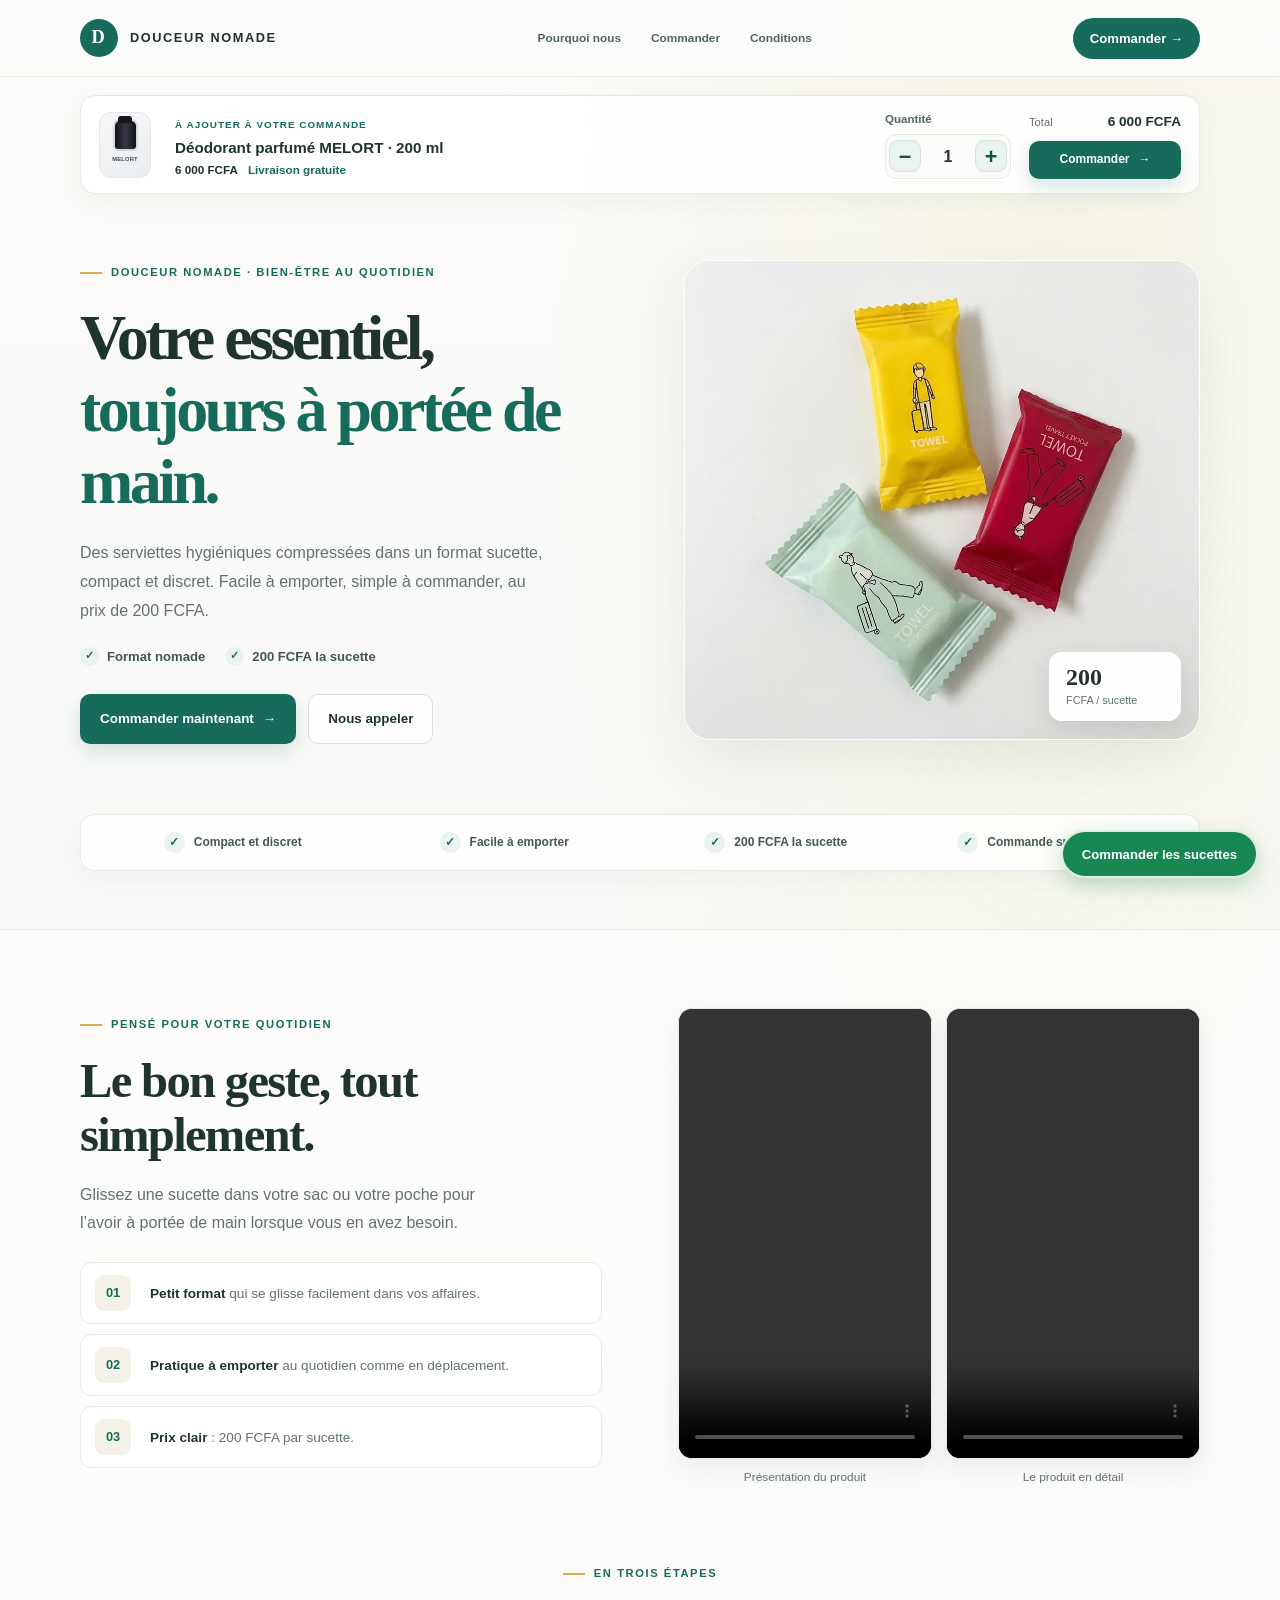
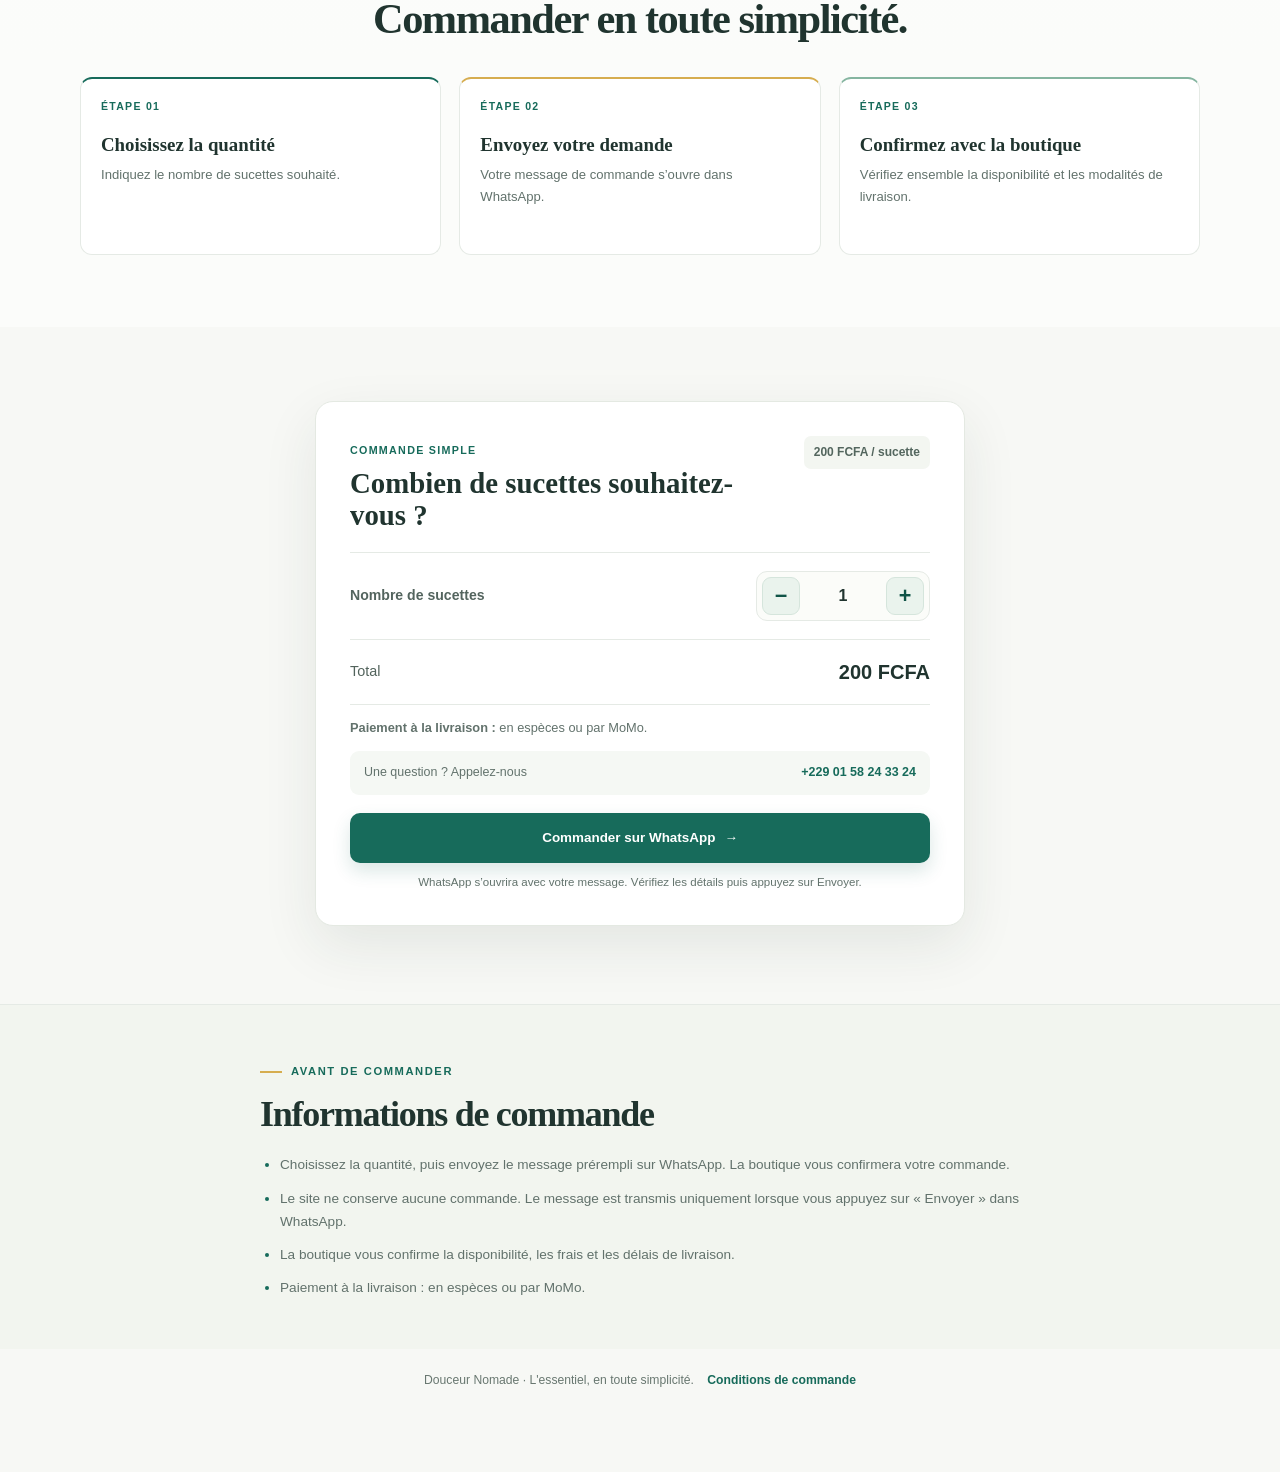
<file: index.html>
<!DOCTYPE html>
<html lang="fr">
<head>
	<meta charset="UTF-8">
	<meta name="viewport" content="width=device-width, initial-scale=1.0">
	<meta name="description" content="Découvrez les sucettes hygiéniques Douceur Nomade : un format nomade à 200 FCFA, avec commande simple sur WhatsApp.">
	<meta name="theme-color" content="#f7f7f2">
	<title>Douceur Nomade | Sucettes hygiéniques nomades</title>
	<link rel="stylesheet" href="style.css">
</head>
<body>
	<div class="page-shell">
		<header>
			<div class="container nav">
				<a class="brand" href="#accueil" aria-label="Douceur Nomade, accueil">
					<span class="brand-mark">D</span>
					<span>Douceur Nomade</span>
				</a>
				<nav class="nav-links" id="main-navigation" aria-label="Navigation principale">
					<a href="#details">Pourquoi nous</a>
					<a href="#contact">Commander</a>
					<a href="#conditions">Conditions</a>
				</nav>
				<button class="menu-toggle" type="button" aria-label="Ouvrir le menu" aria-expanded="false" aria-controls="main-navigation">
					<span></span><span></span><span></span>
				</button>
				<a class="nav-link" href="#contact">Commander &rarr;</a>
			</div>
		</header>

		<main id="accueil">
			<section class="secondary-product container" aria-labelledby="secondary-product-title">
				<div class="secondary-product-card" data-order-card data-unit-price="6000" data-order-item="déodorant parfumé MELORT 200 ml" data-order-item-plural="déodorants parfumés MELORT 200 ml" data-order-delivery="Livraison gratuite.">
					<div class="secondary-product-visual" aria-hidden="true"><span>MELORT</span></div>
					<div class="secondary-product-info">
						<span class="secondary-product-kicker">À ajouter à votre commande</span>
						<h2 id="secondary-product-title">Déodorant parfumé MELORT · 200 ml</h2>
						<div class="secondary-product-price"><strong>6 000 FCFA</strong><span>Livraison gratuite</span></div>
					</div>
					<div class="secondary-product-quantity">
						<span class="quantity-label">Quantité</span>
						<div class="quantity-control" aria-label="Choisir la quantité de déodorants">
							<button class="quantity-button" type="button" data-quantity-action="decrease" aria-label="Diminuer la quantité de déodorants">&minus;</button>
							<input data-quantity-value type="number" min="1" step="1" value="1" required inputmode="numeric" aria-label="Quantité de déodorants">
							<button class="quantity-button" type="button" data-quantity-action="increase" aria-label="Augmenter la quantité de déodorants">+</button>
						</div>
					</div>
					<div class="secondary-product-order">
						<div class="secondary-product-total"><span>Total</span><strong data-order-total>6 000 FCFA</strong></div>
						<form data-order-form>
							<button class="button button-primary" type="submit">Commander <span aria-hidden="true">&rarr;</span></button>
						</form>
					</div>
				</div>
			</section>

			<section class="container hero">
				<div class="hero-text">
					<p class="eyebrow">Douceur Nomade · Bien-être au quotidien</p>
					<h1>Votre essentiel, <em>toujours à portée de main.</em></h1>
					<p class="hero-copy">Des serviettes hygiéniques compressées dans un format sucette, compact et discret. Facile à emporter, simple à commander, au prix de 200 FCFA.</p>
					<ul class="hero-benefits" aria-label="Les avantages du produit">
						<li><span aria-hidden="true">✓</span> Format nomade</li>
						<li><span aria-hidden="true">✓</span> 200 FCFA la sucette</li>
					</ul>
					<div class="actions">
						<a class="button button-primary" href="#contact" aria-label="Commander des sucettes hygiéniques">
							Commander maintenant <span aria-hidden="true">&rarr;</span>
						</a>
						<a class="button button-secondary" href="tel:+2290158243324">Nous appeler</a>
					</div>
				</div>

				<div class="product-stage product-stage-with-photos">
					<img class="product-photo" src="photo-sachets.jpg" alt="Trois sucettes hygiéniques dans leurs emballages jaune, rouge et vert clair">
					<div class="price-tag"><strong>200</strong><span>FCFA / sucette</span></div>
				</div>
			</section>

			<section class="promo-bar">
				<div class="container promo-grid">
					<div><span class="promo-icon">✓</span><strong>Compact et discret</strong></div>
					<div><span class="promo-icon">✓</span><strong>Facile à emporter</strong></div>
					<div><span class="promo-icon">✓</span><strong>200 FCFA la sucette</strong></div>
					<div><span class="promo-icon">✓</span><strong>Commande sur WhatsApp</strong></div>
				</div>
			</section>

			<section class="details" id="details">
				<div class="container details-grid">
					<div>
						<p class="eyebrow">Pensé pour votre quotidien</p>
						<h2>Le bon geste, tout simplement.</h2>
						<p class="details-intro">Glissez une sucette dans votre sac ou votre poche pour l’avoir à portée de main lorsque vous en avez besoin.</p>
						<div class="benefits-list">
							<div><span>01</span><p><strong>Petit format</strong> qui se glisse facilement dans vos affaires.</p></div>
							<div><span>02</span><p><strong>Pratique à emporter</strong> au quotidien comme en déplacement.</p></div>
							<div><span>03</span><p><strong>Prix clair</strong> : 200 FCFA par sucette.</p></div>
						</div>
					</div>
					<div class="details-video-grid" aria-label="Vidéos du produit">
						<figure class="details-video-card">
							<video controls playsinline preload="metadata" aria-label="Vidéo de présentation du produit, première vidéo">
								<source src="udmproduit.mp4" type="video/mp4">
								Votre navigateur ne peut pas lire cette vidéo. <a href="udmproduit.mp4">Ouvrir la vidéo</a>.
							</video>
							<figcaption>Présentation du produit</figcaption>
						</figure>
						<figure class="details-video-card">
							<video controls playsinline preload="metadata" aria-label="Vidéo de présentation du produit, deuxième vidéo">
								<source src="1016%20(2).mp4" type="video/mp4">
								Votre navigateur ne peut pas lire cette vidéo. <a href="1016%20(2).mp4">Ouvrir la vidéo</a>.
							</video>
							<figcaption>Le produit en détail</figcaption>
						</figure>
					</div>
				</div>
				<div class="container order-steps">
					<div class="order-steps-heading">
						<p class="eyebrow">En trois étapes</p>
						<h2>Commander en toute simplicité.</h2>
					</div>
					<div class="features">
						<article class="feature"><span class="feature-number">ÉTAPE 01</span><h3>Choisissez la quantité</h3><p>Indiquez le nombre de sucettes souhaité.</p></article>
						<article class="feature"><span class="feature-number">ÉTAPE 02</span><h3>Envoyez votre demande</h3><p>Votre message de commande s’ouvre dans WhatsApp.</p></article>
						<article class="feature"><span class="feature-number">ÉTAPE 03</span><h3>Confirmez avec la boutique</h3><p>Vérifiez ensemble la disponibilité et les modalités de livraison.</p></article>
					</div>
				</div>
			</section>

			<section class="preview-order" id="contact">
				<div class="container">
					<div class="order-card" data-order-card data-unit-price="200" data-order-item="sucette hygiénique" data-order-item-plural="sucettes hygiéniques">
						<div class="order-heading">
							<div><span class="order-kicker">Commande simple</span><h3 id="order-title">Combien de sucettes souhaitez-vous ?</h3></div>
							<span class="order-unit-price">200 FCFA / sucette</span>
						</div>
						<div class="quantity-row">
							<span class="quantity-label">Nombre de sucettes</span>
							<div class="quantity-control" aria-label="Choisir la quantité">
								<button class="quantity-button" type="button" data-quantity-action="decrease" aria-label="Diminuer la quantité">&minus;</button>
								<input data-quantity-value type="number" min="1" step="1" value="1" required inputmode="numeric" aria-label="Quantité de sucettes">
								<button class="quantity-button" type="button" data-quantity-action="increase" aria-label="Augmenter la quantité">+</button>
							</div>
						</div>
						<div class="order-total"><span>Total</span><strong data-order-total>200 FCFA</strong></div>
						<p class="payment-note"><strong>Paiement à la livraison :</strong> en espèces ou par MoMo.</p>
						<a class="product-phone" href="tel:+2290158243324"><span>Une question ? Appelez-nous</span><strong>+229 01 58 24 33 24</strong></a>
						<form class="order-form" data-order-form>
							<button class="button button-primary order-button" type="submit">Commander sur WhatsApp <span aria-hidden="true">&rarr;</span></button>
							<p class="order-note">WhatsApp s’ouvrira avec votre message. Vérifiez les détails puis appuyez sur Envoyer.</p>
						</form>
					</div>
				</div>
			</section>

			<section class="terms" id="conditions">
				<div class="container terms-content">
					<p class="eyebrow eyebrow-dark">Avant de commander</p>
					<h2>Informations de commande</h2>
					<ul>
						<li>Choisissez la quantité, puis envoyez le message prérempli sur WhatsApp. La boutique vous confirmera votre commande.</li>
						<li>Le site ne conserve aucune commande. Le message est transmis uniquement lorsque vous appuyez sur « Envoyer » dans WhatsApp.</li>
						<li>La boutique vous confirme la disponibilité, les frais et les délais de livraison.</li>
						<li>Paiement à la livraison : en espèces ou par MoMo.</li>
					</ul>
				</div>
			</section>

		</main>

		<footer><div class="container">Douceur Nomade &middot; L'essentiel, en toute simplicité. <a href="#conditions">Conditions de commande</a></div></footer>
	</div>

	<a class="floating-whatsapp" href="#contact" aria-label="Choisir la quantité de sucettes à commander">Commander les sucettes</a>
	<script src="script.js" defer></script>
</body>
</html>
</file>
<file: style.css>
:root {
	--page: #f7f8f5;
	--surface: #fff;
	--ink: #20342f;
	--muted: #62726c;
	--line: #e5eae5;
	--green: #176b5b;
	--green-dark: #105447;
	--green-pale: #eaf3ed;
	--accent: #d6ad4f;
	--shadow: 0 20px 55px rgba(32, 52, 47, .09);
}

* { box-sizing: border-box; }
html { scroll-behavior: smooth; scroll-padding-top: 88px; }
body {
	margin: 0;
	background: var(--page);
	color: var(--ink);
	font-family: "Aptos", "Segoe UI", Arial, sans-serif;
	line-height: 1.6;
}
a { color: inherit; text-decoration: none; }
img { display: block; max-width: 100%; }
button { font: inherit; }

.page-shell {
	min-height: 100vh;
	overflow: clip;
	background:
		radial-gradient(ellipse at 82% 8%, rgba(233, 220, 178, .24), transparent 31rem),
		linear-gradient(180deg, #fbfcf9 0%, var(--page) 54%);
}
.container { width: min(1120px, calc(100% - 40px)); margin: 0 auto; }
header {
	position: sticky;
	top: 0;
	z-index: 10;
	border-bottom: 1px solid rgba(229, 234, 229, .9);
	background: rgba(251, 252, 249, .94);
	backdrop-filter: blur(14px);
}
.nav { position: relative; display: flex; min-height: 76px; align-items: center; justify-content: space-between; gap: 24px; }
.brand { display: inline-flex; align-items: center; gap: 12px; font-size: .8rem; font-weight: 750; letter-spacing: .12em; text-transform: uppercase; }
.brand-mark { display: grid; width: 38px; height: 38px; place-items: center; border-radius: 50%; background: var(--green); color: white; font-family: Georgia, "Times New Roman", serif; font-size: 1.15rem; }
.nav-links { display: flex; align-items: center; gap: 30px; color: #53645e; font-size: .74rem; font-weight: 700; }
.nav-links a, .nav-link { transition: color .18s ease, background .18s ease; }
.nav-links a:hover { color: var(--green); }
.nav-link { padding: 10px 17px; border-radius: 999px; background: var(--green); color: white; font-size: .82rem; font-weight: 700; }
.nav-link:hover { background: var(--green-dark); color: white; }
.menu-toggle { display: none; }

.hero { display: grid; min-height: 590px; grid-template-columns: 1fr 1fr; align-items: center; gap: clamp(42px, 7vw, 88px); padding: 62px 0 70px; }
.hero-text { max-width: 560px; }
.eyebrow { display: inline-flex; align-items: center; gap: 9px; margin: 0 0 20px; color: var(--green); font-size: .7rem; font-weight: 800; letter-spacing: .14em; text-transform: uppercase; }
.eyebrow::before { width: 22px; height: 2px; background: var(--accent); content: ""; }
h1, h2, h3 { font-family: Georgia, "Times New Roman", serif; line-height: 1.12; }
h1 { max-width: 580px; margin: 0; font-size: clamp(3rem, 5vw, 4.65rem); letter-spacing: -.055em; }
h1 em { color: var(--green); font-style: normal; }
h2 { margin: 0; font-size: clamp(2rem, 3.8vw, 3.1rem); letter-spacing: -.035em; }
.hero-copy { max-width: 470px; margin: 22px 0 20px; color: var(--muted); font-size: 1rem; line-height: 1.8; }
.hero-benefits { display: flex; flex-wrap: wrap; gap: 10px 20px; margin: 0 0 27px; padding: 0; color: #43564f; font-size: .82rem; font-weight: 650; list-style: none; }
.hero-benefits li { display: inline-flex; align-items: center; gap: 8px; }
.hero-benefits li span { display: grid; width: 19px; height: 19px; place-items: center; border-radius: 50%; background: var(--green-pale); color: var(--green); font-size: .7rem; }
.actions { display: flex; flex-wrap: wrap; gap: 12px; }
.button { display: inline-flex; min-height: 50px; align-items: center; justify-content: center; gap: 9px; padding: 0 19px; border: 1px solid transparent; border-radius: 10px; font-size: .84rem; font-weight: 750; transition: transform .18s ease, box-shadow .18s ease, background .18s ease; }
.button:hover { transform: translateY(-2px); }
.button-primary { background: var(--green); box-shadow: 0 8px 18px rgba(23, 107, 91, .16); color: white; }
.button-primary:hover { background: var(--green-dark); box-shadow: 0 11px 22px rgba(23, 107, 91, .22); }
.button-secondary { border-color: #d8e2dc; background: rgba(255,255,255,.7); color: var(--ink); }
.button-secondary:hover { background: white; }
.product-stage { position: relative; min-height: 480px; overflow: hidden; border: 1px solid rgba(255,255,255,.9); border-radius: 26px; background: linear-gradient(145deg, #e1eee8, #f1e8d2 60%, #f0d7c6); box-shadow: var(--shadow); }
.product-stage-with-photos { display: flex; align-items: center; justify-content: center; }
.product-photo { position: absolute; inset: 0; width: 100%; height: 100%; border-radius: inherit; object-fit: cover; object-position: center; }
.product-stage-with-photos .price-tag { position: absolute; right: 18px; bottom: 18px; min-width: 132px; padding: 11px 16px; border: 1px solid rgba(255,255,255,.9); border-radius: 13px; background: rgba(255,255,255,.95); box-shadow: 0 10px 28px rgba(29,52,48,.12); }
.price-tag strong { display: block; font-family: Georgia, "Times New Roman", serif; font-size: 1.5rem; line-height: 1.15; }
.price-tag span { display: block; color: var(--muted); font-size: .68rem; }

.secondary-product { padding-top: 18px; }
.secondary-product-card { display: grid; grid-template-columns: 58px minmax(0, 1fr) auto auto; align-items: center; gap: 18px; padding: 14px 18px; border: 1px solid #e3e9e2; border-radius: 15px; background: rgba(255,255,255,.88); box-shadow: 0 8px 24px rgba(29,52,48,.05); }
.secondary-product-visual { position: relative; display: grid; width: 52px; height: 66px; place-items: end center; padding-bottom: 12px; border: 1px solid #e4e6ea; border-radius: 12px; background: linear-gradient(150deg, #f8f8f6, #e9edf0); }
.secondary-product-visual::before { position: absolute; top: 8px; width: 21px; height: 28px; border-radius: 5px 5px 3px 3px; background: linear-gradient(90deg, #15151c, #383844 50%, #111118); box-shadow: 0 0 0 2px #d5d9df; content: ""; }
.secondary-product-visual::after { position: absolute; top: 3px; width: 14px; height: 7px; border-radius: 3px 3px 1px 1px; background: #17171e; content: ""; }
.secondary-product-visual span { color: #3e4c5c; font-size: .36rem; font-weight: 800; letter-spacing: .04em; }
.secondary-product-info { min-width: 0; }
.secondary-product-kicker { color: var(--green); font-size: .62rem; font-weight: 800; letter-spacing: .1em; text-transform: uppercase; }
.secondary-product-info h2 { margin: 3px 0 5px; font-family: "Aptos", "Segoe UI", Arial, sans-serif; font-size: .95rem; font-weight: 750; letter-spacing: 0; }
.secondary-product-price { display: flex; flex-wrap: wrap; align-items: center; gap: 5px 10px; font-size: .73rem; }
.secondary-product-price strong { color: var(--ink); }
.secondary-product-price span { color: var(--green); font-weight: 700; }
.secondary-product-quantity { display: grid; gap: 5px; }
.secondary-product-quantity .quantity-label { font-size: .72rem; }
.secondary-product-quantity .quantity-control { min-width: 126px; gap: 5px; padding: 3px; }
.secondary-product-quantity .quantity-button { width: 32px; height: 32px; flex-basis: 32px; }
.secondary-product-quantity .quantity-control [data-quantity-value] { width: 42px; }
.secondary-product-order { display: grid; min-width: 152px; gap: 8px; }
.secondary-product-total { display: flex; align-items: baseline; justify-content: space-between; gap: 8px; color: var(--muted); font-size: .7rem; }
.secondary-product-total strong { color: var(--ink); font-size: .85rem; }
.secondary-product-order form { margin: 0; }
.secondary-product-order .button { width: 100%; min-height: 38px; padding: 0 12px; font-size: .75rem; }

.promo-bar { padding: 0 0 58px; }
.promo-grid { display: grid; grid-template-columns: repeat(4, minmax(0, 1fr)); gap: 12px; padding: 17px 22px; border: 1px solid var(--line); border-radius: 14px; background: rgba(255,255,255,.76); box-shadow: 0 8px 24px rgba(29,52,48,.04); }
.promo-grid div { display: flex; align-items: center; justify-content: center; gap: 9px; color: #455951; font-size: .75rem; }
.promo-icon { display: inline-grid; width: 21px; height: 21px; flex: 0 0 21px; place-items: center; border-radius: 50%; background: var(--green-pale); color: var(--green); font-size: .72rem; font-weight: 800; }

.details { padding: 78px 0 72px; border-top: 1px solid var(--line); background: rgba(255,255,255,.58); }
.details-grid { display: grid; grid-template-columns: 1fr 1fr; align-items: stretch; gap: clamp(36px, 6vw, 76px); }
.details-grid h2 { max-width: 470px; }
.details-intro { max-width: 440px; margin: 18px 0 0; color: var(--muted); line-height: 1.8; }
.benefits-list { display: grid; gap: 10px; margin-top: 24px; }
.benefits-list div { display: grid; grid-template-columns: 42px 1fr; align-items: center; gap: 13px; padding: 12px 14px; border: 1px solid #e8ebe5; border-radius: 11px; background: white; }
.benefits-list span { display: grid; width: 36px; height: 36px; place-items: center; border-radius: 9px; background: #f3f1e8; color: var(--green); font-size: .8rem; font-weight: 750; }
.benefits-list p { margin: 0; color: var(--muted); font-size: .85rem; line-height: 1.55; }
.benefits-list strong { color: var(--ink); }
.details-video-grid { display: grid; min-height: 100%; grid-template-columns: repeat(2, minmax(0, 1fr)); align-items: center; gap: 14px; }
.details-video-card { display: flex; min-width: 0; flex-direction: column; gap: 9px; margin: 0; }
.details-video-card video { display: block; width: 100%; aspect-ratio: 9 / 16; border: 1px solid var(--line); border-radius: 14px; background: #17231f; box-shadow: 0 10px 26px rgba(29,52,48,.08); object-fit: contain; }
.details-video-card figcaption { color: var(--muted); font-size: .74rem; text-align: center; }

.order-steps { padding-top: 70px; }
.order-steps-heading { max-width: 580px; margin: 0 auto 34px; text-align: center; }
.order-steps-heading .eyebrow { margin-bottom: 12px; }
.order-steps-heading h2 { font-size: clamp(2rem, 3.5vw, 2.65rem); }
.features { display: grid; grid-template-columns: repeat(3, minmax(0, 1fr)); gap: 18px; }
.feature { min-height: 178px; padding: 19px 20px; border: 1px solid var(--line); border-top: 2px solid var(--green); border-radius: 12px; background: white; }
.feature:nth-child(2) { border-top-color: var(--accent); }
.feature:nth-child(3) { border-top-color: #85b5a0; }
.feature-number { display: block; margin: 0 0 19px; color: var(--green); font-size: .66rem; font-weight: 800; letter-spacing: .12em; }
.feature h3 { margin: 0 0 9px; font-size: 1.18rem; }
.feature p { margin: 0; color: var(--muted); font-size: .82rem; line-height: 1.7; }

.preview-order { padding: 74px 0 78px; }
.preview-order .order-card { max-width: 650px; margin: 0 auto; padding: clamp(22px, 4vw, 34px); border: 1px solid #e4e9e2; border-radius: 18px; background: white; box-shadow: 0 20px 55px rgba(29,52,48,.09); }
.order-heading { display: flex; align-items: flex-start; justify-content: space-between; gap: 16px; padding-bottom: 20px; border-bottom: 1px solid var(--line); }
.order-kicker { color: var(--green); font-size: .67rem; font-weight: 800; letter-spacing: .12em; text-transform: uppercase; }
.order-heading h3 { margin: 6px 0 0; font-size: clamp(1.45rem, 3vw, 1.8rem); }
.order-unit-price { padding: 7px 10px; border-radius: 7px; background: #f3f6f1; color: #53665e; font-size: .75rem; font-weight: 700; white-space: nowrap; }
.quantity-row, .order-total { display: flex; align-items: center; justify-content: space-between; gap: 16px; }
.quantity-row { padding: 18px 0; }
.quantity-label { color: #53645e; font-size: .88rem; font-weight: 600; }
.quantity-control { display: flex; min-width: 146px; align-items: center; justify-content: space-between; gap: 10px; padding: 5px; border: 1px solid var(--line); border-radius: 11px; background: #fbfcf9; }
.quantity-control [data-quantity-value] { display: block; width: 66px; min-width: 0; padding: 6px 2px; border: 0; background: transparent; color: var(--ink); font: inherit; font-weight: 700; text-align: center; }
.quantity-control input[type="number"] { appearance: textfield; -moz-appearance: textfield; }
.quantity-control input[type="number"]::-webkit-inner-spin-button,
.quantity-control input[type="number"]::-webkit-outer-spin-button { margin: 0; -webkit-appearance: none; }
.quantity-control input[data-quantity-value]:focus-visible { outline: 2px solid rgba(23,107,91,.32); outline-offset: 1px; border-radius: 4px; }
.quantity-button { display: grid; width: 38px; height: 38px; flex: 0 0 38px; place-items: center; border: 1px solid #d5e5dc; border-radius: 9px; background: var(--green-pale); color: var(--green-dark); cursor: pointer; font-size: 1.35rem; font-weight: 700; line-height: 1; }
.quantity-button:hover:not(:disabled) { border-color: var(--green); background: #dceee3; }
.quantity-button:disabled { cursor: not-allowed; opacity: .45; }
.order-total { padding: 16px 0; border-top: 1px solid var(--line); border-bottom: 1px solid var(--line); color: #52635c; font-size: .9rem; }
.order-total strong { color: var(--ink); font-size: 1.25rem; }
.payment-note { color: var(--muted); font-size: .8rem; }
.product-phone { display: flex; flex-wrap: wrap; justify-content: space-between; gap: 4px 12px; padding: 12px 14px; border-radius: 9px; background: #f5f8f4; font-size: .78rem; }
.product-phone span { color: var(--muted); }
.product-phone strong { color: var(--green); }
.order-form { margin-top: 18px; }
.order-button { width: 100%; }
.order-note { margin: 10px 0 0; color: var(--muted); font-size: .72rem; text-align: center; }

.terms { padding: 50px 0; border-top: 1px solid var(--line); background: #f2f5ef; }
.terms-content { max-width: 760px; }
.terms .eyebrow { margin-bottom: 13px; }
.terms h2 { margin-bottom: 19px; font-size: clamp(1.8rem, 3vw, 2.25rem); }
.terms ul { display: grid; gap: 10px; margin: 0; padding-left: 20px; color: var(--muted); font-size: .85rem; line-height: 1.7; }
.terms li::marker { color: var(--green); }
footer { padding: 22px 0 82px; color: #687770; font-size: .76rem; text-align: center; }
footer a { margin-left: 10px; color: var(--green); font-weight: 700; }
.floating-whatsapp { position: fixed; right: 22px; bottom: 22px; z-index: 20; display: inline-flex; min-height: 48px; align-items: center; justify-content: center; padding: 0 19px; border: 2px solid rgba(255,255,255,.85); border-radius: 999px; background: #198754; box-shadow: 0 8px 22px rgba(25,135,84,.25); color: white; font-size: .82rem; font-weight: 750; transition: transform .18s ease, box-shadow .18s ease, background .18s ease; }
.floating-whatsapp:hover { transform: translateY(-2px); background: #147347; box-shadow: 0 12px 26px rgba(25,135,84,.3); }
.reveal-item { opacity: 0; transition: opacity .65s ease var(--reveal-delay, 0ms); }
.reveal-item.is-visible { opacity: 1; }
.menu-toggle:focus-visible, a:focus-visible, button:focus-visible { outline: 3px solid rgba(23,107,91,.32); outline-offset: 3px; }

@media (max-width: 900px) {
	.hero { min-height: 0; grid-template-columns: 1fr; gap: 32px; padding-top: 52px; padding-bottom: 60px; }
	.hero-text { max-width: 650px; }
	.product-stage { min-height: 0; aspect-ratio: 1.65 / 1; }
	.promo-grid { grid-template-columns: repeat(2, minmax(0, 1fr)); }
	.secondary-product-card { grid-template-columns: 52px minmax(0, 1fr) auto; gap: 14px; }
	.secondary-product-order { grid-column: 2 / -1; grid-template-columns: 1fr 1fr; align-items: center; gap: 14px; }
}

@media (max-width: 780px) {
	.container { width: min(100% - 32px, 560px); }
	.nav { min-height: 68px; }
	.details-grid { grid-template-columns: 1fr; gap: 32px; }
	.details-video-grid { align-items: start; }
	.secondary-product-card { grid-template-columns: 48px minmax(0, 1fr); gap: 10px 13px; padding: 12px; }
	.secondary-product-visual { width: 46px; height: 60px; grid-row: span 2; }
	.secondary-product-quantity { grid-column: 1 / 2; grid-row: 3; }
	.secondary-product-order { grid-column: 2 / 3; grid-row: 3; grid-template-columns: 1fr; gap: 6px; min-width: 0; }
	.secondary-product-total { justify-content: flex-start; }
	.order-steps { padding-top: 54px; }
	.preview-order { padding: 54px 0 60px; }
	.terms { padding: 42px 0; }
	.menu-toggle { display: grid; width: 44px; height: 44px; flex: 0 0 44px; place-content: center; gap: 5px; border: 1px solid var(--line); border-radius: 9px; background: white; cursor: pointer; }
	.menu-toggle span { display: block; width: 20px; height: 2px; border-radius: 2px; background: var(--ink); }
	.nav-links { position: absolute; top: calc(100% + 8px); right: 0; left: 0; display: none; flex-direction: column; align-items: stretch; gap: 0; padding: 8px; border: 1px solid var(--line); border-radius: 12px; background: white; box-shadow: var(--shadow); }
	.nav-links.is-open { display: flex; }
	.nav-links a { padding: 12px; }
	.nav-link { display: none; }
}

@media (max-width: 560px) {
	.hero { gap: 25px; padding-top: 38px; padding-bottom: 44px; }
	h1 { font-size: clamp(2.55rem, 12vw, 3.5rem); }
	.hero-benefits { gap: 9px 14px; font-size: .75rem; }
	.actions { flex-direction: column; }
	.actions .button { width: 100%; }
	.product-stage { aspect-ratio: .95 / 1; }
	.product-stage-with-photos .price-tag { right: 10px; bottom: 10px; min-width: 112px; padding: 9px 12px; }
	.promo-bar { padding-bottom: 42px; }
	.promo-grid { gap: 12px 8px; padding: 14px 12px; }
	.promo-grid div { justify-content: flex-start; font-size: .68rem; }
	.promo-icon { width: 19px; height: 19px; flex-basis: 19px; }
	.details { padding: 58px 0; }
	.details-video-grid { gap: 9px; }
	.details-video-card figcaption { font-size: .65rem; }
	.features { grid-template-columns: 1fr; gap: 12px; }
	.feature { min-height: 0; }
	.feature-number { margin-bottom: 12px; }
	.order-heading { flex-direction: column; gap: 11px; }
	.secondary-product-order .button { min-height: 40px; }
	.quantity-row { align-items: flex-start; flex-direction: column; gap: 10px; }
	.product-phone { flex-direction: column; }
	.floating-whatsapp { right: 14px; bottom: 14px; left: 14px; }
}

@media (prefers-reduced-motion: reduce) {
	*, *::before, *::after { scroll-behavior: auto !important; animation-duration: .01ms !important; transition-duration: .01ms !important; }
}
</file>
